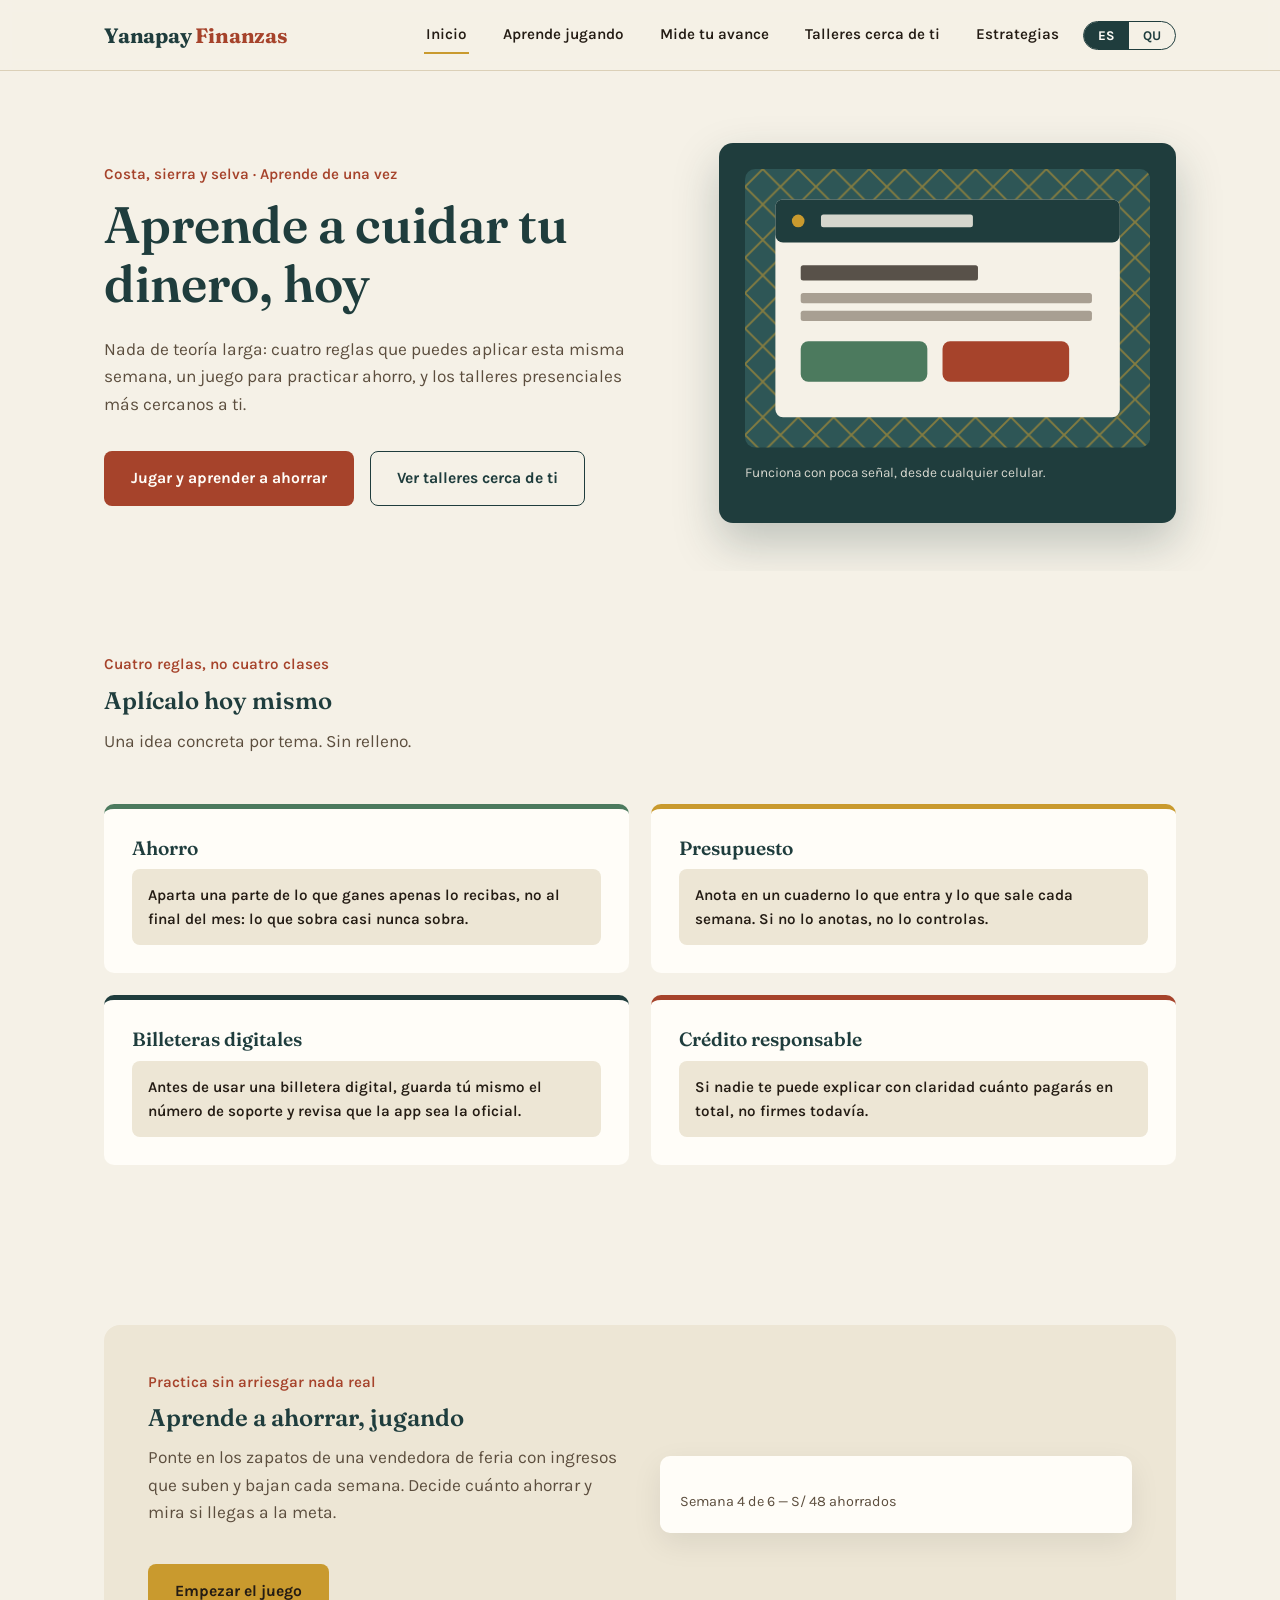
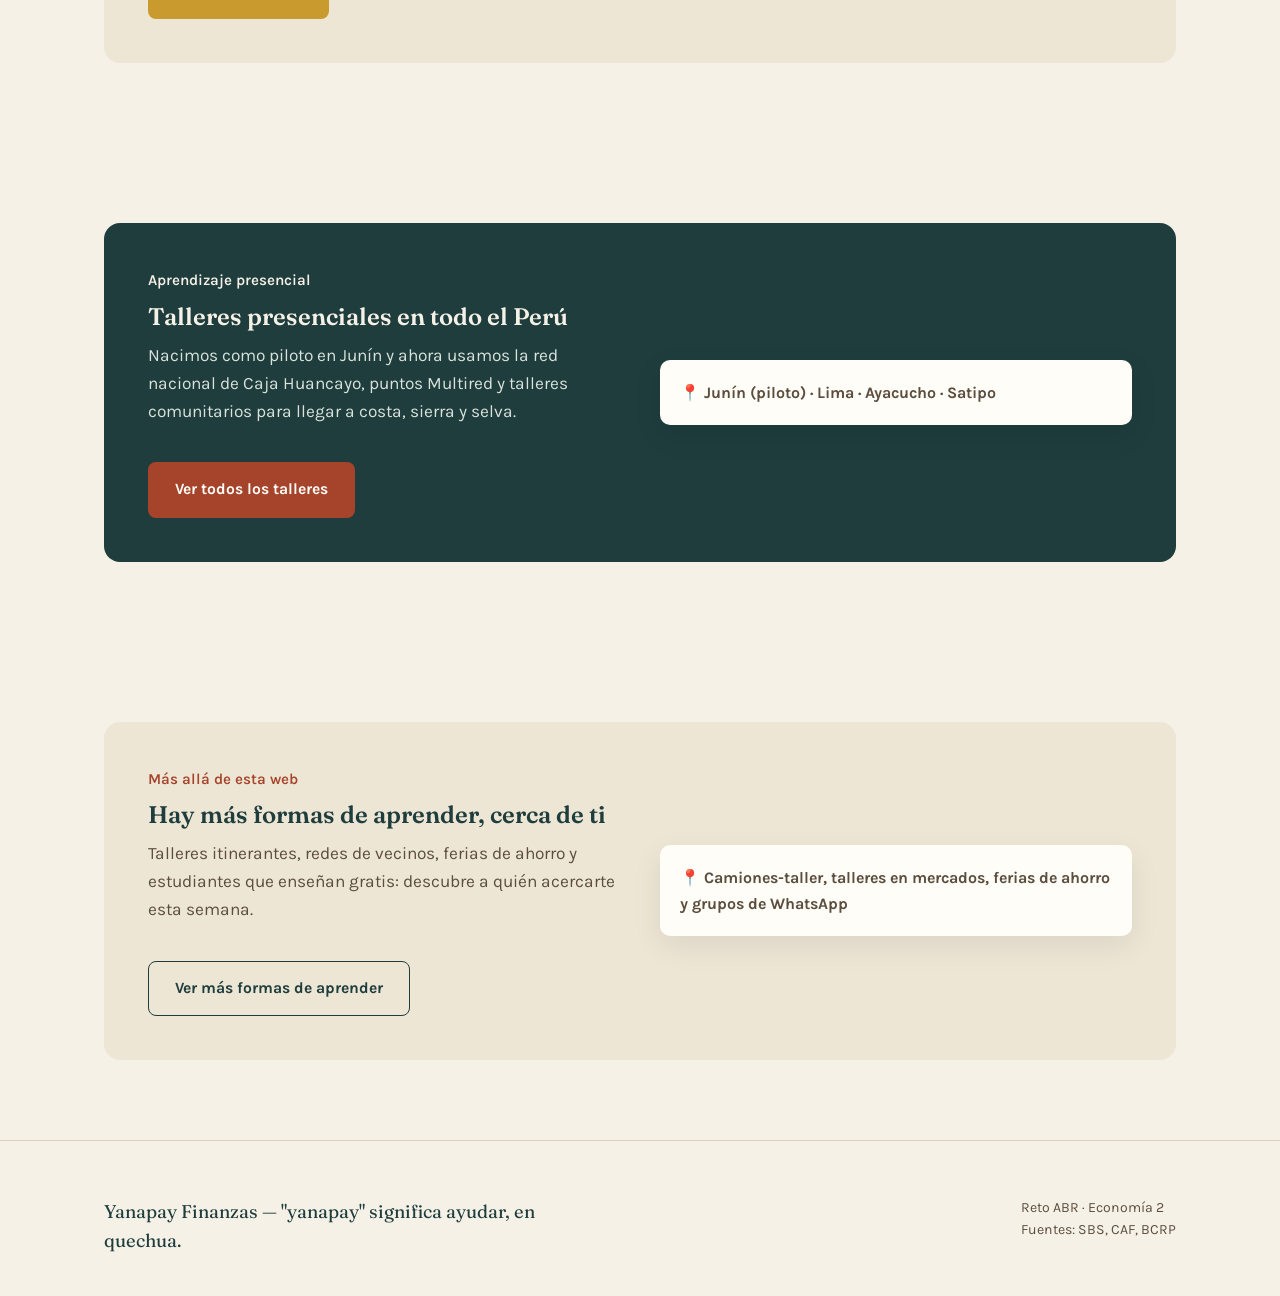
<file: index.html>
<!DOCTYPE html>
<html lang="es">
<head>
<meta charset="UTF-8">
<meta name="viewport" content="width=device-width, initial-scale=1.0">
<title>Yanapay Finanzas — Educación financiera para el Perú</title>
<link rel="manifest" href="manifest.json">
<meta name="theme-color" content="#1F3D3D">
<link rel="icon" href="icons/favicon-32.png" sizes="32x32" type="image/png">
<link rel="icon" href="icons/favicon-16.png" sizes="16x16" type="image/png">
<link rel="apple-touch-icon" href="icons/apple-touch-icon.png">
<meta name="apple-mobile-web-app-capable" content="yes">
<meta name="apple-mobile-web-app-status-bar-style" content="black-translucent">
<meta name="apple-mobile-web-app-title" content="Yanapay">
<link rel="preconnect" href="https://fonts.googleapis.com">
<link rel="preconnect" href="https://fonts.gstatic.com" crossorigin>
<link href="https://fonts.googleapis.com/css2?family=Fraunces:opsz,wght@9..144,400;9..144,500;9..144,600;9..144,700&family=Karla:wght@400;500;600;700&display=swap" rel="stylesheet">
<link rel="stylesheet" href="css/base.css">
<link rel="stylesheet" href="css/index.css">
</head>
<body>

<header class="nav">
  <div class="nav-inner">
    <a href="index.html" class="brand">Yanapay <span>Finanzas</span></a>
    <div class="nav-right">
      <nav class="links" id="navLinks">
        <a href="index.html" data-i18n="nav.inicio">Inicio</a>
        <a href="ahorro-jugando.html" data-i18n="nav.juego">Aprende jugando</a>
        <a href="evaluacion.html" data-i18n="nav.autoeval">Mide tu avance</a>
        <a href="talleres.html" data-i18n="nav.talleres">Talleres cerca de ti</a>
        <a href="estrategias.html" data-i18n="nav.estrategias">Estrategias</a>
      </nav>
      <div class="lang-toggle" id="langToggle">
        <button data-lang="es">ES</button>
        <button data-lang="qu">QU</button>
      </div>
      <button class="menu-btn" id="menuBtn" aria-label="Abrir menú">
        <span></span><span></span><span></span>
      </button>
    </div>
  </div>
</header>

<section class="hero">
  <div class="wrap hero-grid">
    <div>
      <span class="eyebrow" data-i18n="idx.eyebrow">Costa, sierra y selva · Aprende de una vez</span>
      <h1 data-i18n="idx.hero.title">Aprende a cuidar tu dinero, hoy</h1>
      <p class="lead" data-i18n="idx.hero.lead">Nada de teoría larga: cuatro reglas que puedes aplicar esta misma semana, un juego para practicar ahorro, y los talleres presenciales más cercanos a ti.</p>
      <div class="cta-row">
        <a href="ahorro-jugando.html" class="btn btn-primary" data-i18n="idx.hero.cta1">Jugar y aprender a ahorrar</a>
        <a href="talleres.html" class="btn btn-ghost" data-i18n="idx.hero.cta2">Ver talleres cerca de ti</a>
      </div>
    </div>

    <div class="hero-visual">
      <div class="weave-frame">
        <svg viewBox="0 0 320 220" xmlns="http://www.w3.org/2000/svg">
          <defs>
            <pattern id="weave" width="28" height="28" patternUnits="userSpaceOnUse">
              <path d="M0 14 L14 0 L28 14 L14 28 Z" fill="none" stroke="#C99A2E" stroke-width="1.4" opacity="0.55"/>
            </pattern>
          </defs>
          <rect width="320" height="220" rx="8" fill="#2E5656"/>
          <rect width="320" height="220" rx="8" fill="url(#weave)"/>
          <rect x="24" y="24" width="272" height="172" rx="6" fill="#F5F1E7"/>
          <rect x="24" y="24" width="272" height="34" rx="6" fill="#1F3D3D"/>
          <circle cx="42" cy="41" r="5" fill="#C99A2E"/>
          <rect x="60" y="36" width="120" height="10" rx="2" fill="#F5F1E7" opacity="0.85"/>
          <rect x="44" y="76" width="140" height="12" rx="2" fill="#241C14" opacity="0.75"/>
          <rect x="44" y="98" width="230" height="8" rx="2" fill="#5C4E3E" opacity="0.5"/>
          <rect x="44" y="112" width="230" height="8" rx="2" fill="#5C4E3E" opacity="0.5"/>
          <rect x="44" y="136" width="100" height="32" rx="6" fill="#4C7A5E"/>
          <rect x="156" y="136" width="100" height="32" rx="6" fill="#A6432B"/>
        </svg>
        <p class="phone-caption" data-i18n="idx.hero.caption">Funciona con poca señal, desde cualquier celular.</p>
      </div>
    </div>
  </div>
</section>

<section>
  <div class="wrap">
    <span class="eyebrow" data-i18n="idx.lessons.eyebrow">Cuatro reglas, no cuatro clases</span>
    <h2 data-i18n="idx.lessons.title">Aplícalo hoy mismo</h2>
    <p class="lead" style="margin-top:14px;" data-i18n="idx.lessons.lead">Una idea concreta por tema. Sin relleno.</p>

    <div class="lessons-grid">
      <div class="lesson-card">
        <h3 data-i18n="idx.lesson.ahorro.title">Ahorro</h3>
        <p class="tip" data-i18n="idx.lesson.ahorro.tip">Aparta una parte de lo que ganes apenas lo recibas, no al final del mes: lo que sobra casi nunca sobra.</p>
      </div>
      <div class="lesson-card gold">
        <h3 data-i18n="idx.lesson.presupuesto.title">Presupuesto</h3>
        <p class="tip" data-i18n="idx.lesson.presupuesto.tip">Anota en un cuaderno lo que entra y lo que sale cada semana. Si no lo anotas, no lo controlas.</p>
      </div>
      <div class="lesson-card teal">
        <h3 data-i18n="idx.lesson.billeteras.title">Billeteras digitales</h3>
        <p class="tip" data-i18n="idx.lesson.billeteras.tip">Antes de usar una billetera digital, guarda tú mismo el número de soporte y revisa que la app sea la oficial.</p>
      </div>
      <div class="lesson-card clay">
        <h3 data-i18n="idx.lesson.credito.title">Crédito responsable</h3>
        <p class="tip" data-i18n="idx.lesson.credito.tip">Si nadie te puede explicar con claridad cuánto pagarás en total, no firmes todavía.</p>
      </div>
    </div>
  </div>
</section>

<section>
  <div class="wrap">
    <div class="promo">
      <div>
        <span class="eyebrow" data-i18n="idx.game-banner.eyebrow">Practica sin arriesgar nada real</span>
        <h2 data-i18n="idx.game-banner.title">Aprende a ahorrar, jugando</h2>
        <p class="lead" style="margin-top:12px;" data-i18n="idx.game-banner.lead">Ponte en los zapatos de una vendedora de feria con ingresos que suben y bajan cada semana. Decide cuánto ahorrar y mira si llegas a la meta.</p>
        <a href="ahorro-jugando.html" class="btn btn-gold" style="margin-top:20px;" data-i18n="idx.game-banner.cta">Empezar el juego</a>
      </div>
      <div class="promo-visual">
        <div class="meter-track"><div class="meter-fill" style="width:65%;"></div></div>
        <p style="margin:14px 0 0;color:var(--ink-soft);font-size:0.9em;">Semana 4 de 6 — S/ 48 ahorrados</p>
      </div>
    </div>
  </div>
</section>

<section>
  <div class="wrap">
    <div class="promo dark">
      <div>
        <span class="eyebrow" data-i18n="idx.talleres-banner.eyebrow">Aprendizaje presencial</span>
        <h2 data-i18n="idx.talleres-banner.title">Talleres presenciales en todo el Perú</h2>
        <p class="lead" style="margin-top:12px;" data-i18n="idx.talleres-banner.lead">Nacimos como piloto en Junín y ahora usamos la red nacional de Caja Huancayo, puntos Multired y talleres comunitarios para llegar a costa, sierra y selva.</p>
        <a href="talleres.html" class="btn btn-primary" style="margin-top:20px;" data-i18n="idx.talleres-banner.cta">Ver todos los talleres</a>
      </div>
      <div class="promo-visual">
        <p style="margin:0;color:var(--ink-soft);font-weight:700;">📍 Junín (piloto) · Lima · Ayacucho · Satipo</p>
      </div>
    </div>
  </div>
</section>

<section>
  <div class="wrap">
    <div class="promo">
      <div>
        <span class="eyebrow" data-i18n="idx.estrategias-banner.eyebrow">Más allá de esta web</span>
        <h2 data-i18n="idx.estrategias-banner.title">Hay más formas de aprender, cerca de ti</h2>
        <p class="lead" style="margin-top:12px;" data-i18n="idx.estrategias-banner.lead">Talleres itinerantes, redes de vecinos, ferias de ahorro y estudiantes que enseñan gratis: descubre a quién acercarte esta semana.</p>
        <a href="estrategias.html" class="btn btn-ghost" style="margin-top:20px;" data-i18n="idx.estrategias-banner.cta">Ver más formas de aprender</a>
      </div>
      <div class="promo-visual">
        <p style="margin:0;color:var(--ink-soft);font-weight:700;" data-i18n="idx.estrategias-banner.stat">📍 Camiones-taller, talleres en mercados, ferias de ahorro y grupos de WhatsApp</p>
      </div>
    </div>
  </div>
</section>

<footer>
  <div class="wrap footer-grid">
    <div class="footer-tag" data-i18n="idx.footer.tag">Yanapay Finanzas — "yanapay" significa ayudar, en quechua.</div>
    <div class="footer-meta">
      <span data-i18n="idx.footer.meta">Reto ABR · Economía 2</span><br>
      Fuentes: SBS, CAF, BCRP
    </div>
  </div>
</footer>

<script src="js/main.js"></script>
</body>
</html>
</file>
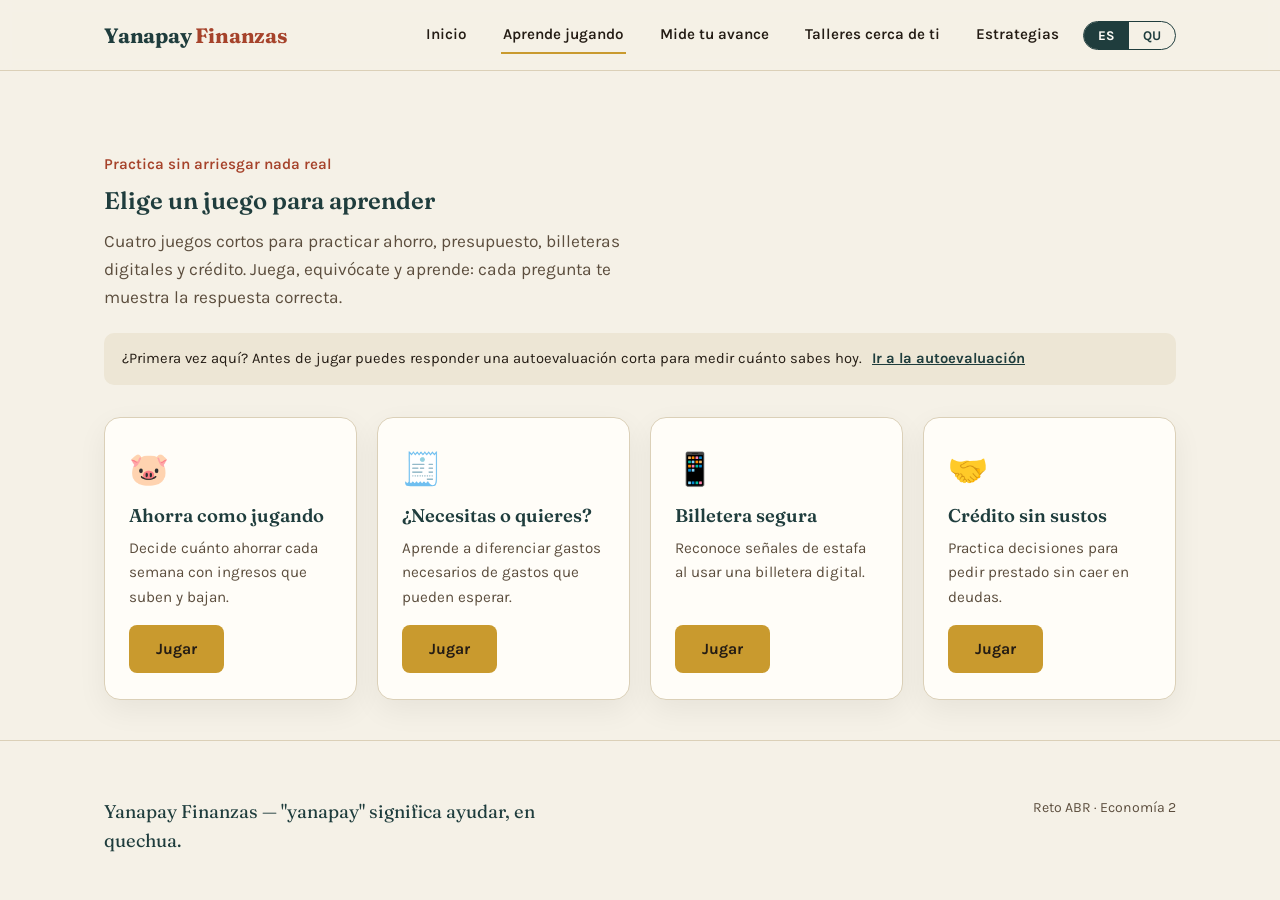
<file: ahorro-jugando.html>
<!DOCTYPE html>
<html lang="es">
<head>
<meta charset="UTF-8">
<meta name="viewport" content="width=device-width, initial-scale=1.0">
<title>Aprende a ahorrar jugando — Yanapay Finanzas</title>
<link rel="manifest" href="manifest.json">
<meta name="theme-color" content="#1F3D3D">
<link rel="icon" href="icons/favicon-32.png" sizes="32x32" type="image/png">
<link rel="icon" href="icons/favicon-16.png" sizes="16x16" type="image/png">
<link rel="apple-touch-icon" href="icons/apple-touch-icon.png">
<meta name="apple-mobile-web-app-capable" content="yes">
<meta name="apple-mobile-web-app-status-bar-style" content="black-translucent">
<meta name="apple-mobile-web-app-title" content="Yanapay">
<link rel="preconnect" href="https://fonts.googleapis.com">
<link rel="preconnect" href="https://fonts.gstatic.com" crossorigin>
<link href="https://fonts.googleapis.com/css2?family=Fraunces:opsz,wght@9..144,400;9..144,500;9..144,600;9..144,700&family=Karla:wght@400;500;600;700&display=swap" rel="stylesheet">
<link rel="stylesheet" href="css/base.css">
<link rel="stylesheet" href="css/juego.css?v=2">
</head>
<body>

<header class="nav">
  <div class="nav-inner">
    <a href="index.html" class="brand">Yanapay <span>Finanzas</span></a>
    <div class="nav-right">
      <nav class="links" id="navLinks">
        <a href="index.html" data-i18n="nav.inicio">Inicio</a>
        <a href="ahorro-jugando.html" data-i18n="nav.juego">Aprende jugando</a>
        <a href="evaluacion.html" data-i18n="nav.autoeval">Mide tu avance</a>
        <a href="talleres.html" data-i18n="nav.talleres">Talleres cerca de ti</a>
        <a href="estrategias.html" data-i18n="nav.estrategias">Estrategias</a>
      </nav>
      <div class="lang-toggle" id="langToggle">
        <button data-lang="es">ES</button>
        <button data-lang="qu">QU</button>
      </div>
      <button class="menu-btn" id="menuBtn" aria-label="Abrir menú">
        <span></span><span></span><span></span>
      </button>
    </div>
  </div>
</header>

<section style="padding-bottom:40px;">
  <div class="wrap">

    <!-- ===================== HUB: elegir juego ===================== -->
    <div id="gameHub">
      <span class="eyebrow" data-i18n="juego.hub.eyebrow">Practica sin arriesgar nada real</span>
      <h1 data-i18n="juego.hub.title">Elige un juego para aprender</h1>
      <p class="lead" style="margin-top:14px;" data-i18n="juego.hub.lead">Cuatro juegos cortos para practicar ahorro, presupuesto, billeteras digitales y crédito. Juega, equivócate y aprende: cada pregunta te muestra la respuesta correcta.</p>

      <div class="eval-hint">
        <span data-i18n="juego.hub.eval-hint">¿Primera vez aquí? Antes de jugar puedes responder una autoevaluación corta para medir cuánto sabes hoy.</span>
        <a href="evaluacion.html" data-i18n="juego.hub.eval-link">Ir a la autoevaluación</a>
      </div>

      <div class="game-hub-grid">
        <div class="game-card">
          <div class="game-card-icon">🐷</div>
          <h3 data-i18n="juego.card1.title">Ahorra como jugando</h3>
          <p data-i18n="juego.card1.desc">Decide cuánto ahorrar cada semana con ingresos que suben y bajan.</p>
          <button class="btn btn-gold" data-open-game="savings" data-i18n="juego.cta.play">Jugar</button>
        </div>
        <div class="game-card">
          <div class="game-card-icon">🧾</div>
          <h3 data-i18n="juego.card2.title">¿Necesitas o quieres?</h3>
          <p data-i18n="juego.card2.desc">Aprende a diferenciar gastos necesarios de gastos que pueden esperar.</p>
          <button class="btn btn-gold" data-open-game="budget" data-i18n="juego.cta.play">Jugar</button>
        </div>
        <div class="game-card">
          <div class="game-card-icon">📱</div>
          <h3 data-i18n="juego.card3.title">Billetera segura</h3>
          <p data-i18n="juego.card3.desc">Reconoce señales de estafa al usar una billetera digital.</p>
          <button class="btn btn-gold" data-open-game="wallet" data-i18n="juego.cta.play">Jugar</button>
        </div>
        <div class="game-card">
          <div class="game-card-icon">🤝</div>
          <h3 data-i18n="juego.card4.title">Crédito sin sustos</h3>
          <p data-i18n="juego.card4.desc">Practica decisiones para pedir prestado sin caer en deudas.</p>
          <button class="btn btn-gold" data-open-game="credit" data-i18n="juego.cta.play">Jugar</button>
        </div>
      </div>
    </div>

    <!-- ===================== JUEGO 1: Ahorra como jugando ===================== -->
    <div id="board-savings" style="display:none;">
      <button class="back-link" data-back-hub>← <span data-i18n="juego.back">Volver a los juegos</span></button>
      <span class="eyebrow" data-i18n="idx.game-banner.eyebrow">Practica sin arriesgar nada real</span>
      <h1 data-i18n="game.title">Ahorra como jugando</h1>
      <p class="lead" style="margin-top:14px;" data-i18n="game.lead">Eres Rosa, vendes papa y choclo en la feria de tu comunidad. Cada semana ganas algo distinto. Decide cuánto guardar sin quedarte sin nada para gastos del hogar.</p>

      <div class="game-board" id="gameBoard">
        <div class="piggy-wrap">
          <div class="piggy-meter">
            <div class="meter-track"><div class="meter-fill" id="meterFill" style="width:0%;"></div></div>
            <div class="meter-label"><span data-i18n="game.meter.label">Total ahorrado</span>: S/ <span id="totalSaved">0</span></div>
          </div>
          <div class="round-info">
            <div class="week-tag"><span data-i18n="game.week">Semana</span> <span id="weekNum">1</span> / 6</div>
            <h3><span data-i18n="game.income">Ganaste</span> S/ <span id="weekIncome">0</span></h3>
            <p id="weekEvent"></p>
          </div>
        </div>

        <p style="font-weight:700;margin-top:26px;" data-i18n="game.choice.q">¿Cuánto apartas esta semana?</p>
        <div class="choice-row" id="choiceRow"></div>

        <div class="feedback-box" id="feedbackBox"></div>
      </div>

      <div class="game-board" id="resultBoard" style="display:none;">
        <div class="badge-result">
          <div class="medal" id="resultMedal">🥉</div>
          <h3 id="resultBadgeName" data-i18n="game.badge.bronze">Ahorrista bronce</h3>
          <p><span data-i18n="game.result.total">Ahorraste en total</span>: S/ <span id="resultTotal">0</span></p>
          <p id="resultTip" style="max-width:50ch;margin:14px auto 0;color:var(--ink-soft);"></p>
          <div style="margin-top:22px;display:flex;gap:12px;justify-content:center;flex-wrap:wrap;">
            <button class="btn btn-gold" id="playAgainBtn" data-i18n="game.play-again">Jugar de nuevo</button>
            <button class="btn btn-outline" data-back-hub data-i18n="juego.back">Volver a los juegos</button>
          </div>
        </div>
      </div>
    </div>

    <!-- ===================== JUEGO 2: ¿Necesitas o quieres? (Presupuesto) ===================== -->
    <div id="board-budget" style="display:none;">
      <button class="back-link" data-back-hub>← <span data-i18n="juego.back">Volver a los juegos</span></button>
      <span class="eyebrow" data-i18n="idx.lesson.presupuesto.title">Presupuesto</span>
      <h1 data-i18n="juego.card2.title">¿Necesitas o quieres?</h1>
      <p class="lead" style="margin-top:14px;" data-i18n="juego.card2.desc">Aprende a diferenciar gastos necesarios de gastos que pueden esperar.</p>
      <div class="game-board">
        <div class="quiz-area"></div>
        <div class="quiz-result" style="display:none;"></div>
      </div>
    </div>

    <!-- ===================== JUEGO 3: Billetera segura ===================== -->
    <div id="board-wallet" style="display:none;">
      <button class="back-link" data-back-hub>← <span data-i18n="juego.back">Volver a los juegos</span></button>
      <span class="eyebrow" data-i18n="idx.lesson.billeteras.title">Billeteras digitales</span>
      <h1 data-i18n="juego.card3.title">Billetera segura</h1>
      <p class="lead" style="margin-top:14px;" data-i18n="juego.card3.desc">Reconoce señales de estafa al usar una billetera digital.</p>
      <div class="game-board">
        <div class="quiz-area"></div>
        <div class="quiz-result" style="display:none;"></div>
      </div>
    </div>

    <!-- ===================== JUEGO 4: Crédito sin sustos ===================== -->
    <div id="board-credit" style="display:none;">
      <button class="back-link" data-back-hub>← <span data-i18n="juego.back">Volver a los juegos</span></button>
      <span class="eyebrow" data-i18n="idx.lesson.credito.title">Crédito responsable</span>
      <h1 data-i18n="juego.card4.title">Crédito sin sustos</h1>
      <p class="lead" style="margin-top:14px;" data-i18n="juego.card4.desc">Practica decisiones para pedir prestado sin caer en deudas.</p>
      <div class="game-board">
        <div class="quiz-area"></div>
        <div class="quiz-result" style="display:none;"></div>
      </div>
    </div>

  </div>
</section>

<footer>
  <div class="wrap footer-grid">
    <div class="footer-tag" data-i18n="idx.footer.tag">Yanapay Finanzas — "yanapay" significa ayudar, en quechua.</div>
    <div class="footer-meta">
      <span data-i18n="idx.footer.meta">Reto ABR · Economía 2</span>
    </div>
  </div>
</footer>

<script src="js/main.js"></script>
<script src="js/juego.js"></script>
</body>
</html>
</file>
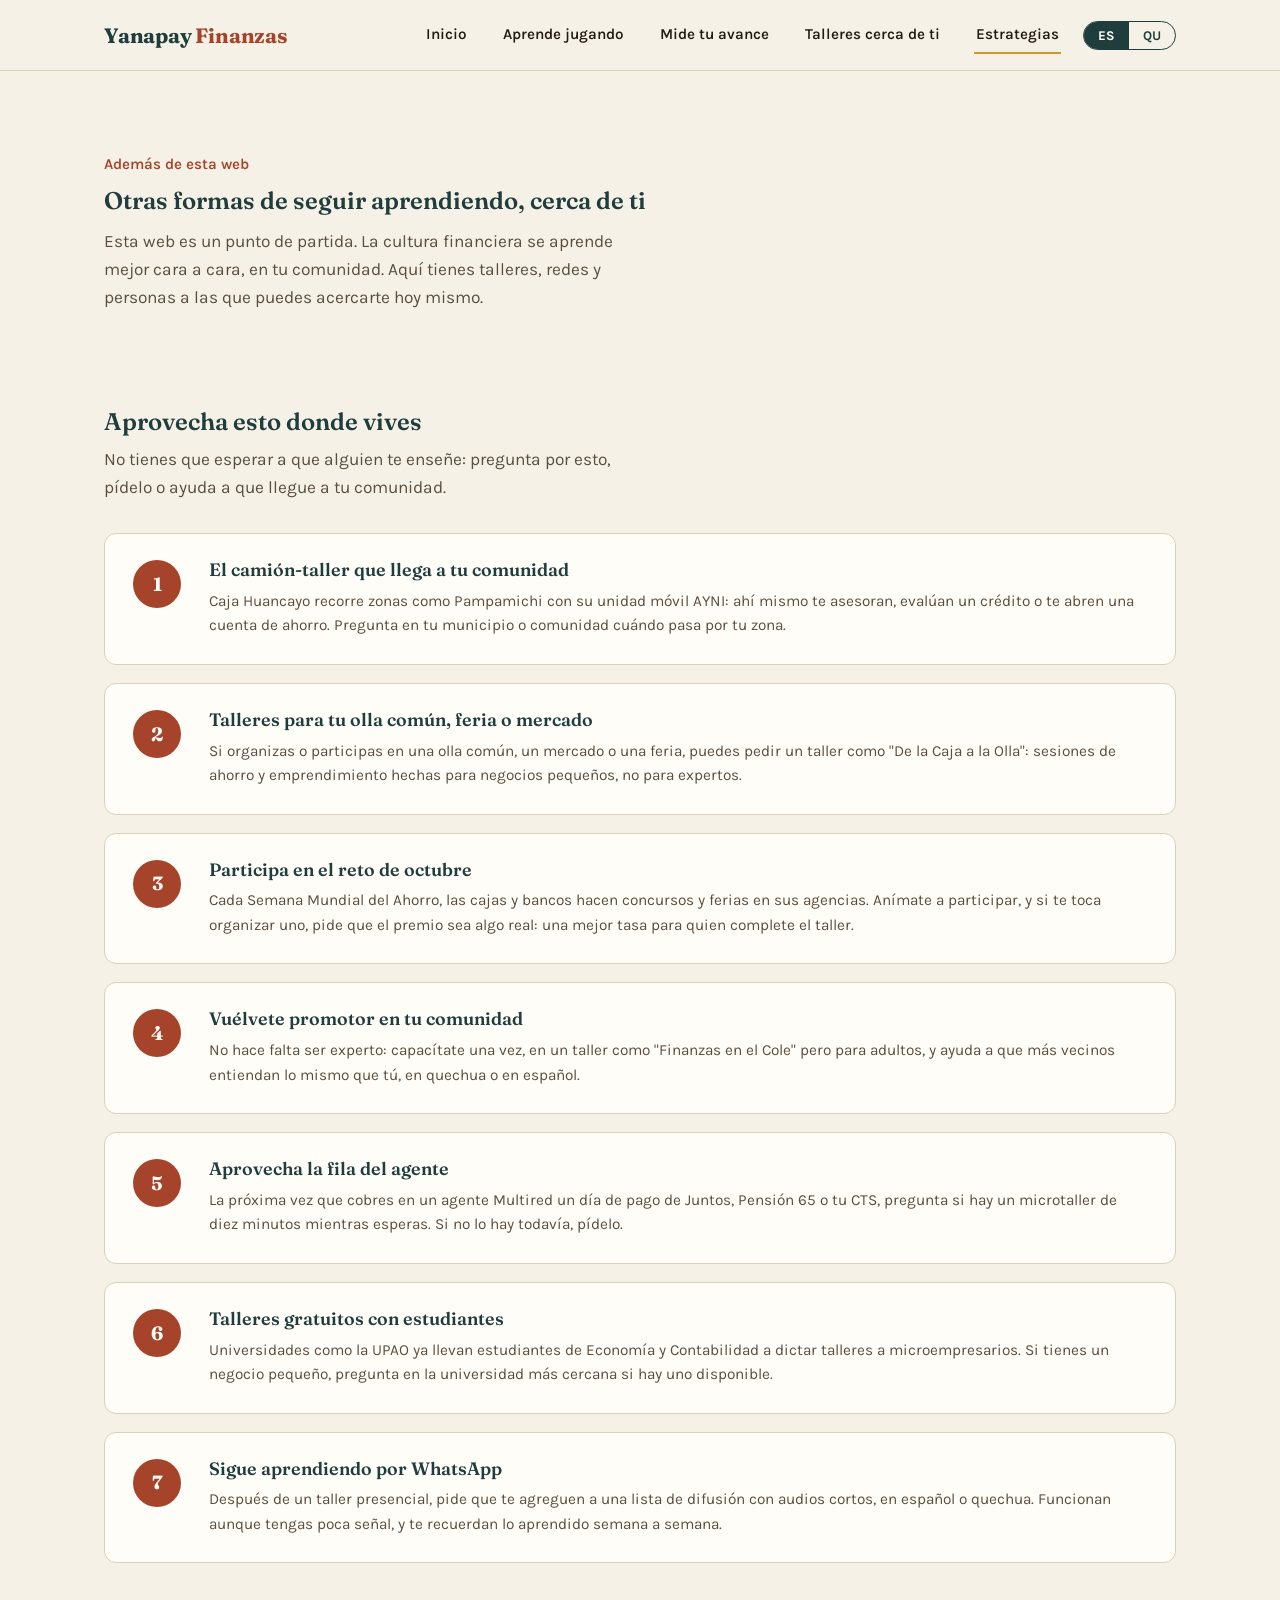
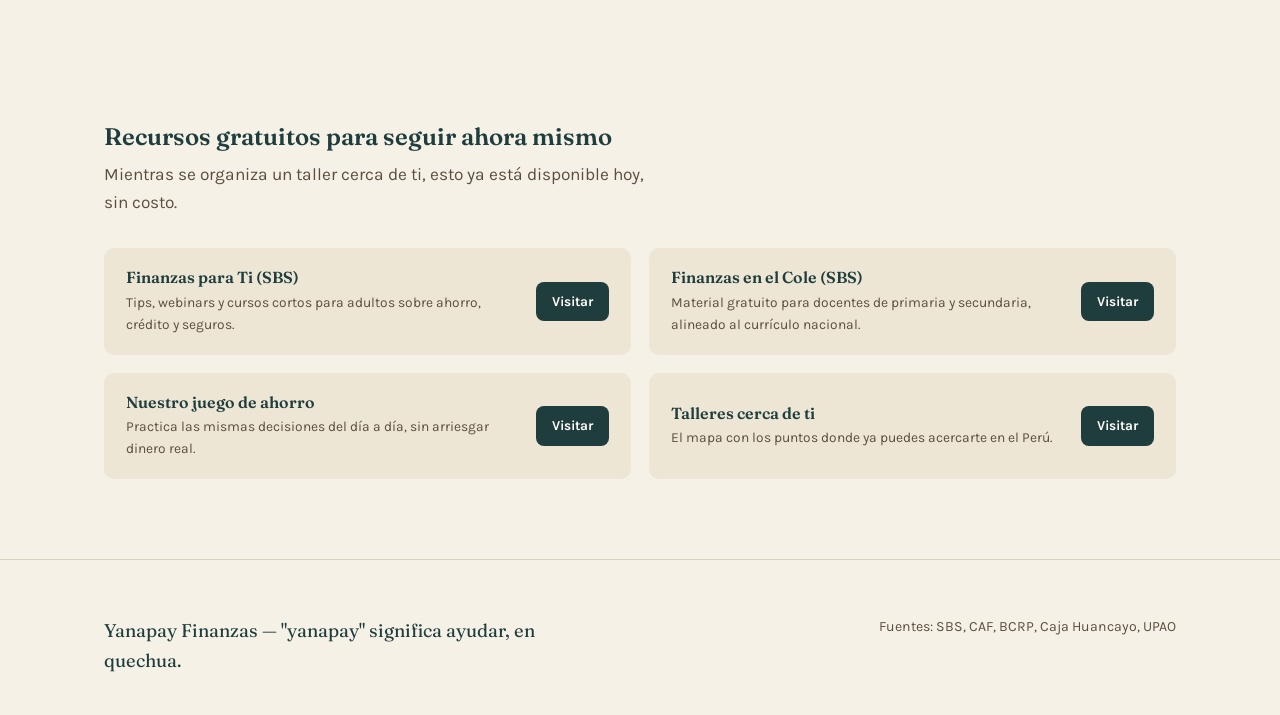
<file: estrategias.html>
<!DOCTYPE html>
<html lang="es">
<head>
<meta charset="UTF-8">
<meta name="viewport" content="width=device-width, initial-scale=1.0">
<title>Más formas de aprender finanzas — Yanapay Finanzas</title>
<link rel="manifest" href="manifest.json">
<meta name="theme-color" content="#1F3D3D">
<link rel="icon" href="icons/favicon-32.png" sizes="32x32" type="image/png">
<link rel="icon" href="icons/favicon-16.png" sizes="16x16" type="image/png">
<link rel="apple-touch-icon" href="icons/apple-touch-icon.png">
<meta name="apple-mobile-web-app-capable" content="yes">
<meta name="apple-mobile-web-app-status-bar-style" content="black-translucent">
<meta name="apple-mobile-web-app-title" content="Yanapay">
<link rel="preconnect" href="https://fonts.googleapis.com">
<link rel="preconnect" href="https://fonts.gstatic.com" crossorigin>
<link href="https://fonts.googleapis.com/css2?family=Fraunces:opsz,wght@9..144,400;9..144,500;9..144,600;9..144,700&family=Karla:wght@400;500;600;700&display=swap" rel="stylesheet">
<link rel="stylesheet" href="css/base.css">
<link rel="stylesheet" href="css/estrategias.css">
</head>
<body>

<header class="nav">
  <div class="nav-inner">
    <a href="index.html" class="brand">Yanapay <span>Finanzas</span></a>
    <div class="nav-right">
      <nav class="links" id="navLinks">
        <a href="index.html" data-i18n="nav.inicio">Inicio</a>
        <a href="ahorro-jugando.html" data-i18n="nav.juego">Aprende jugando</a>
        <a href="evaluacion.html" data-i18n="nav.autoeval">Mide tu avance</a>
        <a href="talleres.html" data-i18n="nav.talleres">Talleres cerca de ti</a>
        <a href="estrategias.html" data-i18n="nav.estrategias">Más formas</a>
      </nav>
      <div class="lang-toggle" id="langToggle">
        <button data-lang="es">ES</button>
        <button data-lang="qu">QU</button>
      </div>
      <button class="menu-btn" id="menuBtn" aria-label="Abrir menú">
        <span></span><span></span><span></span>
      </button>
    </div>
  </div>
</header>

<section>
  <div class="wrap">
    <span class="eyebrow" data-i18n="estr.eyebrow">Además de esta web</span>
    <h1 data-i18n="estr.title">Otras formas de seguir aprendiendo, cerca de ti</h1>
    <p class="lead" style="margin-top:14px;" data-i18n="estr.lead">Esta web es un punto de partida. La cultura financiera se aprende mejor cara a cara, en tu comunidad. Aquí tienes talleres, redes y personas a las que puedes acercarte hoy mismo.</p>
  </div>
</section>

<section style="padding-top:0;">
  <div class="wrap">
    <h2 data-i18n="estr.opts.title">Aprovecha esto donde vives</h2>
    <p class="lead" style="margin-top:10px;" data-i18n="estr.opts.lead">No tienes que esperar a que alguien te enseñe: pregunta por esto, pídelo o ayuda a que llegue a tu comunidad.</p>

    <div class="tactic-list">

      <div class="tactic-card">
        <div class="tactic-num">1</div>
        <div>
          <h3 data-i18n="estr.o1.title">El camión-taller que llega a tu comunidad</h3>
          <p data-i18n="estr.o1.desc">Caja Huancayo recorre zonas como Pampamichi con su unidad móvil AYNI: ahí mismo te asesoran, evalúan un crédito o te abren una cuenta de ahorro. Pregunta en tu municipio o comunidad cuándo pasa por tu zona.</p>
        </div>
      </div>

      <div class="tactic-card">
        <div class="tactic-num">2</div>
        <div>
          <h3 data-i18n="estr.o2.title">Talleres para tu olla común, feria o mercado</h3>
          <p data-i18n="estr.o2.desc">Si organizas o participas en una olla común, un mercado o una feria, puedes pedir un taller como "De la Caja a la Olla": sesiones de ahorro y emprendimiento hechas para negocios pequeños, no para expertos.</p>
        </div>
      </div>

      <div class="tactic-card">
        <div class="tactic-num">3</div>
        <div>
          <h3 data-i18n="estr.o3.title">Participa en el reto de octubre</h3>
          <p data-i18n="estr.o3.desc">Cada Semana Mundial del Ahorro, las cajas y bancos hacen concursos y ferias en sus agencias. Anímate a participar, y si te toca organizar uno, pide que el premio sea algo real: una mejor tasa para quien complete el taller.</p>
        </div>
      </div>

      <div class="tactic-card">
        <div class="tactic-num">4</div>
        <div>
          <h3 data-i18n="estr.o4.title">Vuélvete promotor en tu comunidad</h3>
          <p data-i18n="estr.o4.desc">No hace falta ser experto: capacítate una vez, en un taller como "Finanzas en el Cole" pero para adultos, y ayuda a que más vecinos entiendan lo mismo que tú, en quechua o en español.</p>
        </div>
      </div>

      <div class="tactic-card">
        <div class="tactic-num">5</div>
        <div>
          <h3 data-i18n="estr.o5.title">Aprovecha la fila del agente</h3>
          <p data-i18n="estr.o5.desc">La próxima vez que cobres en un agente Multired un día de pago de Juntos, Pensión 65 o tu CTS, pregunta si hay un microtaller de diez minutos mientras esperas. Si no lo hay todavía, pídelo.</p>
        </div>
      </div>

      <div class="tactic-card">
        <div class="tactic-num">6</div>
        <div>
          <h3 data-i18n="estr.o6.title">Talleres gratuitos con estudiantes</h3>
          <p data-i18n="estr.o6.desc">Universidades como la UPAO ya llevan estudiantes de Economía y Contabilidad a dictar talleres a microempresarios. Si tienes un negocio pequeño, pregunta en la universidad más cercana si hay uno disponible.</p>
        </div>
      </div>

      <div class="tactic-card">
        <div class="tactic-num">7</div>
        <div>
          <h3 data-i18n="estr.o7.title">Sigue aprendiendo por WhatsApp</h3>
          <p data-i18n="estr.o7.desc">Después de un taller presencial, pide que te agreguen a una lista de difusión con audios cortos, en español o quechua. Funcionan aunque tengas poca señal, y te recuerdan lo aprendido semana a semana.</p>
        </div>
      </div>

    </div>
  </div>
</section>

<section>
  <div class="wrap">
    <h2 data-i18n="estr.res.title">Recursos gratuitos para seguir ahora mismo</h2>
    <p class="lead" style="margin-top:10px;" data-i18n="estr.res.lead">Mientras se organiza un taller cerca de ti, esto ya está disponible hoy, sin costo.</p>

    <div class="resource-grid">
      <div class="resource-card">
        <div>
          <h3 data-i18n="estr.res1.title">Finanzas para Ti (SBS)</h3>
          <p data-i18n="estr.res1.desc">Tips, webinars y cursos cortos para adultos sobre ahorro, crédito y seguros.</p>
        </div>
        <a href="https://www.sbs.gob.pe/educacion-financiera/aprende-con-nosotros" target="_blank" rel="noopener" data-i18n="estr.res.cta">Visitar</a>
      </div>
      <div class="resource-card">
        <div>
          <h3 data-i18n="estr.res2.title">Finanzas en el Cole (SBS)</h3>
          <p data-i18n="estr.res2.desc">Material gratuito para docentes de primaria y secundaria, alineado al currículo nacional.</p>
        </div>
        <a href="https://www.sbs.gob.pe/educacion-financiera/Finanzas-en-el-Cole" target="_blank" rel="noopener" data-i18n="estr.res.cta">Visitar</a>
      </div>
      <div class="resource-card">
        <div>
          <h3 data-i18n="estr.res3.title">Nuestro juego de ahorro</h3>
          <p data-i18n="estr.res3.desc">Practica las mismas decisiones del día a día, sin arriesgar dinero real.</p>
        </div>
        <a href="ahorro-jugando.html" data-i18n="estr.res.cta">Visitar</a>
      </div>
      <div class="resource-card">
        <div>
          <h3 data-i18n="estr.res4.title">Talleres cerca de ti</h3>
          <p data-i18n="estr.res4.desc">El mapa con los puntos donde ya puedes acercarte en el Perú.</p>
        </div>
        <a href="talleres.html" data-i18n="estr.res.cta">Visitar</a>
      </div>
    </div>
  </div>
</section>

<footer>
  <div class="wrap footer-grid">
    <div class="footer-tag" data-i18n="idx.footer.tag">Yanapay Finanzas — "yanapay" significa ayudar, en quechua.</div>
    <div class="footer-meta">
      Fuentes: SBS, CAF, BCRP, Caja Huancayo, UPAO
    </div>
  </div>
</footer>

<script src="js/main.js"></script>
</body>
</html>
</file>
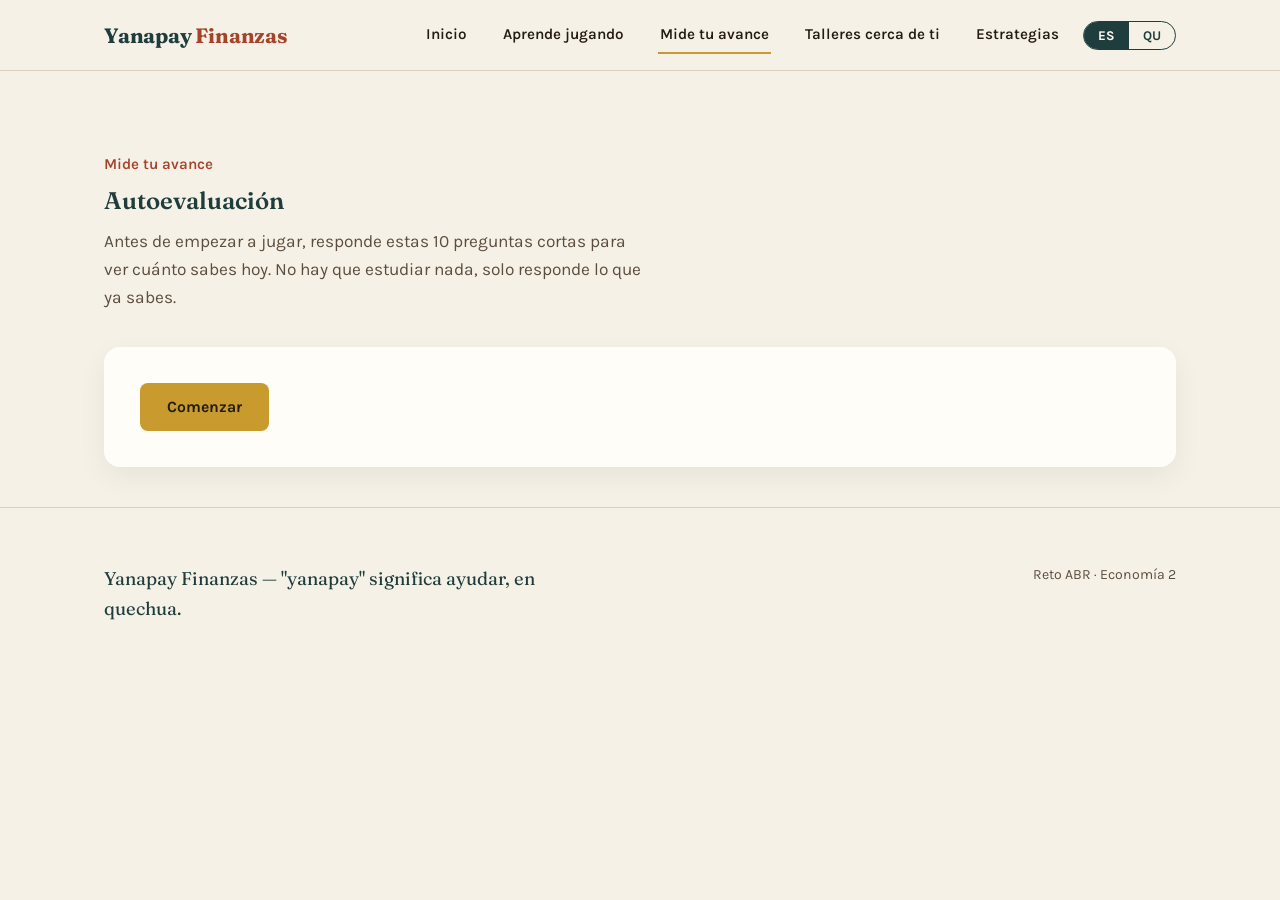
<file: evaluacion.html>
<!DOCTYPE html>
<html lang="es">
<head>
<meta charset="UTF-8">
<meta name="viewport" content="width=device-width, initial-scale=1.0">
<title>Autoevaluación — Yanapay Finanzas</title>
<link rel="manifest" href="manifest.json">
<meta name="theme-color" content="#1F3D3D">
<link rel="icon" href="icons/favicon-32.png" sizes="32x32" type="image/png">
<link rel="icon" href="icons/favicon-16.png" sizes="16x16" type="image/png">
<link rel="apple-touch-icon" href="icons/apple-touch-icon.png">
<meta name="apple-mobile-web-app-capable" content="yes">
<meta name="apple-mobile-web-app-status-bar-style" content="black-translucent">
<meta name="apple-mobile-web-app-title" content="Yanapay">
<link rel="preconnect" href="https://fonts.googleapis.com">
<link rel="preconnect" href="https://fonts.gstatic.com" crossorigin>
<link href="https://fonts.googleapis.com/css2?family=Fraunces:opsz,wght@9..144,400;9..144,500;9..144,600;9..144,700&family=Karla:wght@400;500;600;700&display=swap" rel="stylesheet">
<link rel="stylesheet" href="css/base.css">
<link rel="stylesheet" href="css/juego.css?v=2">
</head>
<body>

<header class="nav">
  <div class="nav-inner">
    <a href="index.html" class="brand">Yanapay <span>Finanzas</span></a>
    <div class="nav-right">
      <nav class="links" id="navLinks">
        <a href="index.html" data-i18n="nav.inicio">Inicio</a>
        <a href="ahorro-jugando.html" data-i18n="nav.juego">Aprende jugando</a>
        <a href="evaluacion.html" data-i18n="nav.autoeval">Mide tu avance</a>
        <a href="talleres.html" data-i18n="nav.talleres">Talleres cerca de ti</a>
        <a href="estrategias.html" data-i18n="nav.estrategias">Estrategias</a>
      </nav>
      <div class="lang-toggle" id="langToggle">
        <button data-lang="es">ES</button>
        <button data-lang="qu">QU</button>
      </div>
      <button class="menu-btn" id="menuBtn" aria-label="Abrir menú">
        <span></span><span></span><span></span>
      </button>
    </div>
  </div>
</header>

<section style="padding-bottom:40px;">
  <div class="wrap">
    <span class="eyebrow" data-i18n="eval.eyebrow">Mide tu avance</span>
    <h1 data-i18n="eval.title">Autoevaluación</h1>
    <p class="lead" id="evalLead" style="margin-top:14px;"></p>

    <div class="game-board">
      <div id="evalRoot"></div>
    </div>
  </div>
</section>

<footer>
  <div class="wrap footer-grid">
    <div class="footer-tag" data-i18n="idx.footer.tag">Yanapay Finanzas — "yanapay" significa ayudar, en quechua.</div>
    <div class="footer-meta">
      <span data-i18n="idx.footer.meta">Reto ABR · Economía 2</span>
    </div>
  </div>
</footer>

<script src="js/main.js"></script>
<script src="js/evaluacion.js"></script>
</body>
</html>
</file>
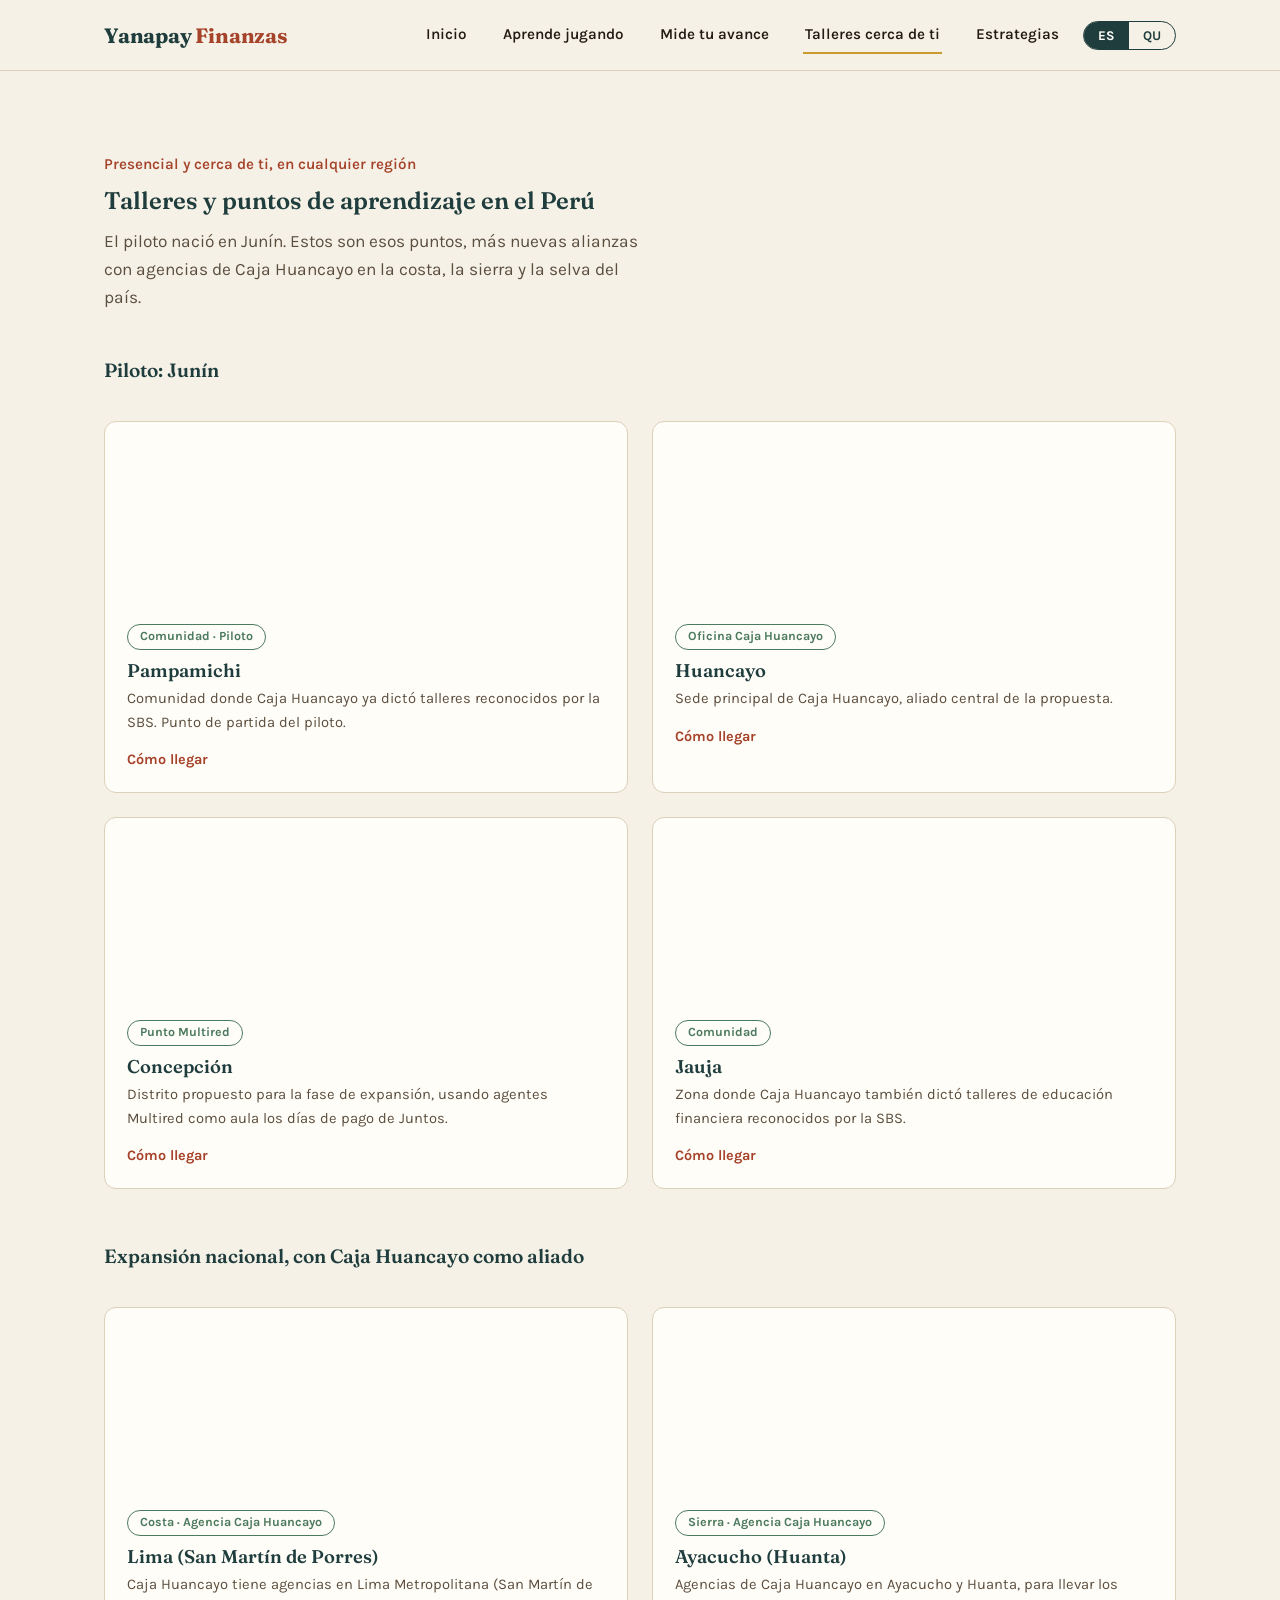
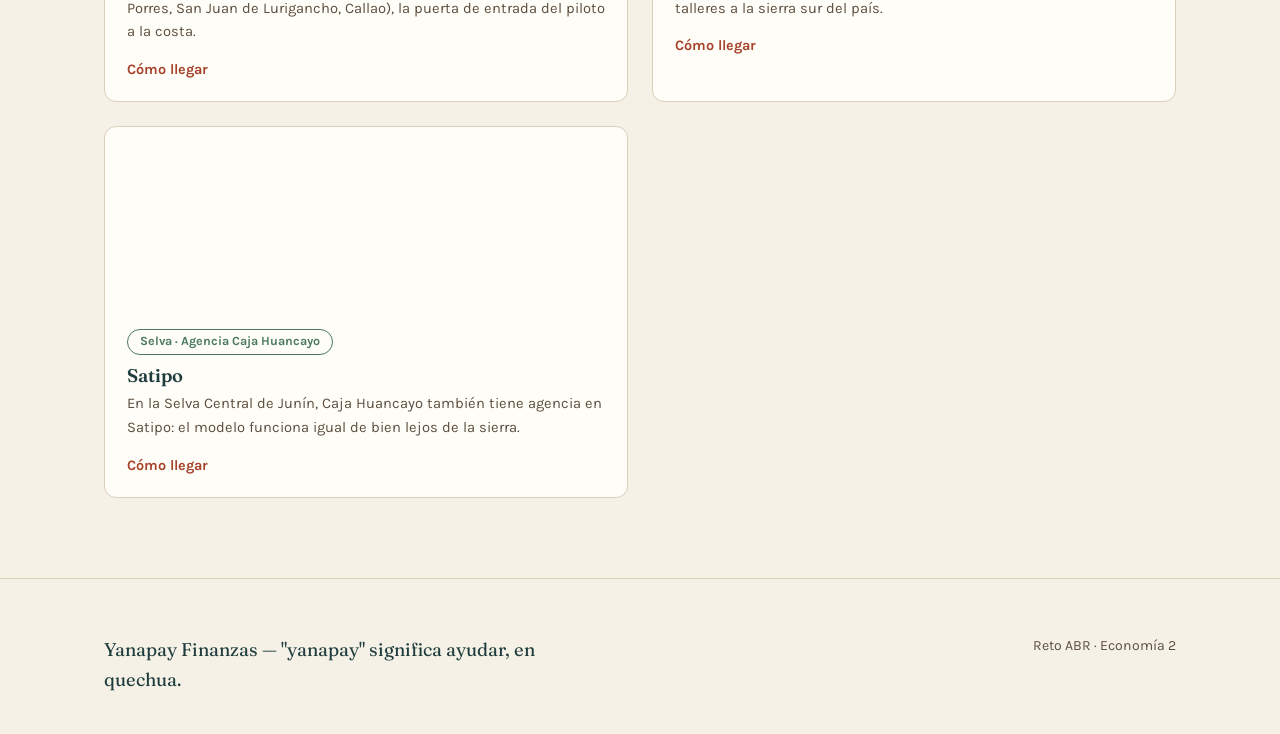
<file: talleres.html>
<!DOCTYPE html>
<html lang="es">
<head>
<meta charset="UTF-8">
<meta name="viewport" content="width=device-width, initial-scale=1.0">
<title>Talleres en el Perú — Yanapay Finanzas</title>
<link rel="manifest" href="manifest.json">
<meta name="theme-color" content="#1F3D3D">
<link rel="icon" href="icons/favicon-32.png" sizes="32x32" type="image/png">
<link rel="icon" href="icons/favicon-16.png" sizes="16x16" type="image/png">
<link rel="apple-touch-icon" href="icons/apple-touch-icon.png">
<meta name="apple-mobile-web-app-capable" content="yes">
<meta name="apple-mobile-web-app-status-bar-style" content="black-translucent">
<meta name="apple-mobile-web-app-title" content="Yanapay">
<link rel="preconnect" href="https://fonts.googleapis.com">
<link rel="preconnect" href="https://fonts.gstatic.com" crossorigin>
<link href="https://fonts.googleapis.com/css2?family=Fraunces:opsz,wght@9..144,400;9..144,500;9..144,600;9..144,700&family=Karla:wght@400;500;600;700&display=swap" rel="stylesheet">
<link rel="stylesheet" href="css/base.css">
<link rel="stylesheet" href="css/talleres.css">
</head>
<body>

<header class="nav">
  <div class="nav-inner">
    <a href="index.html" class="brand">Yanapay <span>Finanzas</span></a>
    <div class="nav-right">
      <nav class="links" id="navLinks">
        <a href="index.html" data-i18n="nav.inicio">Inicio</a>
        <a href="ahorro-jugando.html" data-i18n="nav.juego">Aprende jugando</a>
        <a href="evaluacion.html" data-i18n="nav.autoeval">Mide tu avance</a>
        <a href="talleres.html" data-i18n="nav.talleres">Talleres cerca de ti</a>
        <a href="estrategias.html" data-i18n="nav.estrategias">Estrategias</a>
      </nav>
      <div class="lang-toggle" id="langToggle">
        <button data-lang="es">ES</button>
        <button data-lang="qu">QU</button>
      </div>
      <button class="menu-btn" id="menuBtn" aria-label="Abrir menú">
        <span></span><span></span><span></span>
      </button>
    </div>
  </div>
</header>

<section>
  <div class="wrap">
    <span class="eyebrow" data-i18n="talleres.eyebrow">Presencial y cerca de ti, en cualquier región</span>
    <h1 data-i18n="talleres.title">Talleres y puntos de aprendizaje en el Perú</h1>
    <p class="lead" style="margin-top:14px;" data-i18n="talleres.lead">El piloto nació en Junín. Estos son esos puntos, más nuevas alianzas con agencias de Caja Huancayo en la costa, la sierra y la selva del país.</p>

    <h2 style="margin-top:48px;font-size:1.2em;" data-i18n="talleres.group.junin">Piloto: Junín</h2>
    <div class="talleres-grid">

      <div class="taller-card">
        <iframe loading="lazy" src="https://www.google.com/maps?q=Pampamichi,Junin,Peru&output=embed"></iframe>
        <div class="taller-body">
          <span class="tag" data-i18n="taller.pampamichi.tag">Comunidad · Piloto</span>
          <h3 data-i18n="taller.pampamichi.name">Pampamichi</h3>
          <p data-i18n="taller.pampamichi.desc">Comunidad donde Caja Huancayo ya dictó talleres reconocidos por la SBS. Punto de partida del piloto.</p>
          <a href="https://www.google.com/maps/dir/?api=1&destination=Pampamichi,Junin,Peru" target="_blank" rel="noopener" data-i18n="talleres.cta">Cómo llegar</a>
        </div>
      </div>

      <div class="taller-card">
        <iframe loading="lazy" src="https://www.google.com/maps?q=Caja+Huancayo,Huancayo,Peru&output=embed"></iframe>
        <div class="taller-body">
          <span class="tag" data-i18n="taller.huancayo.tag">Oficina Caja Huancayo</span>
          <h3 data-i18n="taller.huancayo.name">Huancayo</h3>
          <p data-i18n="taller.huancayo.desc">Sede principal de Caja Huancayo, aliado central de la propuesta.</p>
          <a href="https://www.google.com/maps/dir/?api=1&destination=Caja+Huancayo,Huancayo,Peru" target="_blank" rel="noopener" data-i18n="talleres.cta">Cómo llegar</a>
        </div>
      </div>

      <div class="taller-card">
        <iframe loading="lazy" src="https://www.google.com/maps?q=Concepcion,Junin,Peru&output=embed"></iframe>
        <div class="taller-body">
          <span class="tag" data-i18n="taller.concepcion.tag">Punto Multired</span>
          <h3 data-i18n="taller.concepcion.name">Concepción</h3>
          <p data-i18n="taller.concepcion.desc">Distrito propuesto para la fase de expansión, usando agentes Multired como aula los días de pago de Juntos.</p>
          <a href="https://www.google.com/maps/dir/?api=1&destination=Concepcion,Junin,Peru" target="_blank" rel="noopener" data-i18n="talleres.cta">Cómo llegar</a>
        </div>
      </div>

      <div class="taller-card">
        <iframe loading="lazy" src="https://www.google.com/maps?q=Jauja,Junin,Peru&output=embed"></iframe>
        <div class="taller-body">
          <span class="tag" data-i18n="taller.jauja.tag">Comunidad</span>
          <h3 data-i18n="taller.jauja.name">Jauja</h3>
          <p data-i18n="taller.jauja.desc">Zona donde Caja Huancayo también dictó talleres de educación financiera reconocidos por la SBS.</p>
          <a href="https://www.google.com/maps/dir/?api=1&destination=Jauja,Junin,Peru" target="_blank" rel="noopener" data-i18n="talleres.cta">Cómo llegar</a>
        </div>
      </div>

    </div>

    <h2 style="margin-top:56px;font-size:1.2em;" data-i18n="talleres.group.nacional">Expansión nacional, con Caja Huancayo como aliado</h2>
    <div class="talleres-grid">

      <div class="taller-card">
        <iframe loading="lazy" src="https://www.google.com/maps?q=Caja+Huancayo,San+Martin+de+Porres,Lima,Peru&output=embed"></iframe>
        <div class="taller-body">
          <span class="tag" data-i18n="taller.lima.tag">Costa · Agencia Caja Huancayo</span>
          <h3 data-i18n="taller.lima.name">Lima (San Martín de Porres)</h3>
          <p data-i18n="taller.lima.desc">Caja Huancayo tiene agencias en Lima Metropolitana (San Martín de Porres, San Juan de Lurigancho, Callao), la puerta de entrada del piloto a la costa.</p>
          <a href="https://www.google.com/maps/dir/?api=1&destination=Caja+Huancayo,San+Martin+de+Porres,Lima,Peru" target="_blank" rel="noopener" data-i18n="talleres.cta">Cómo llegar</a>
        </div>
      </div>

      <div class="taller-card">
        <iframe loading="lazy" src="https://www.google.com/maps?q=Caja+Huancayo,Ayacucho,Peru&output=embed"></iframe>
        <div class="taller-body">
          <span class="tag" data-i18n="taller.ayacucho.tag">Sierra · Agencia Caja Huancayo</span>
          <h3 data-i18n="taller.ayacucho.name">Ayacucho (Huanta)</h3>
          <p data-i18n="taller.ayacucho.desc">Agencias de Caja Huancayo en Ayacucho y Huanta, para llevar los talleres a la sierra sur del país.</p>
          <a href="https://www.google.com/maps/dir/?api=1&destination=Caja+Huancayo,Ayacucho,Peru" target="_blank" rel="noopener" data-i18n="talleres.cta">Cómo llegar</a>
        </div>
      </div>

      <div class="taller-card">
        <iframe loading="lazy" src="https://www.google.com/maps?q=Caja+Huancayo,Satipo,Junin,Peru&output=embed"></iframe>
        <div class="taller-body">
          <span class="tag" data-i18n="taller.satipo.tag">Selva · Agencia Caja Huancayo</span>
          <h3 data-i18n="taller.satipo.name">Satipo</h3>
          <p data-i18n="taller.satipo.desc">En la Selva Central de Junín, Caja Huancayo también tiene agencia en Satipo: el modelo funciona igual de bien lejos de la sierra.</p>
          <a href="https://www.google.com/maps/dir/?api=1&destination=Caja+Huancayo,Satipo,Junin,Peru" target="_blank" rel="noopener" data-i18n="talleres.cta">Cómo llegar</a>
        </div>
      </div>

    </div>
  </div>
</section>

<footer>
  <div class="wrap footer-grid">
    <div class="footer-tag" data-i18n="idx.footer.tag">Yanapay Finanzas — "yanapay" significa ayudar, en quechua.</div>
    <div class="footer-meta">
      <span data-i18n="idx.footer.meta">Reto ABR · Economía 2</span>
    </div>
  </div>
</footer>

<script src="js/main.js"></script>
</body>
</html>
</file>
<file: css/base.css>
:root{
  --bg:#F5F1E7;
  --bg-alt:#EDE6D5;
  --ink:#241C14;
  --ink-soft:#5C4E3E;
  --primary:#1F3D3D;
  --primary-light:#2E5656;
  --gold:#C99A2E;
  --clay:#A6432B;
  --green:#4C7A5E;
  --line:#DBD0B8;
  --paper:#FFFDF8;
}
*{box-sizing:border-box;}
html{scroll-behavior:smooth;}
body{
  margin:0;
  background:var(--bg);
  color:var(--ink);
  font-family:'Karla',Arial,sans-serif;
  line-height:1.6;
  -webkit-font-smoothing:antialiased;
}
h1,h2,h3{
  font-family:'Fraunces',serif;
  color:var(--primary);
  margin:0;
  line-height:1.15;
  font-weight:600;
}
a{color:inherit;}
img,svg{max-width:100%;display:block;}
.wrap{max-width:1120px;margin:0 auto;padding:0 24px;}
section{padding:80px 0;}
.eyebrow{
  font-size:0.95em;
  color:var(--clay);
  font-weight:600;
  margin-bottom:10px;
  display:inline-block;
}
p.lead{font-size:1.08em;color:var(--ink-soft);max-width:54ch;}

/* NAV */
header.nav{
  position:sticky;top:0;z-index:50;
  background:rgba(245,241,231,0.92);
  backdrop-filter:blur(6px);
  border-bottom:1px solid var(--line);
}
.nav-inner{
  max-width:1120px;margin:0 auto;padding:16px 24px;
  display:flex;align-items:center;justify-content:space-between;
}
.brand{
  font-family:'Fraunces',serif;font-weight:700;font-size:1.3em;
  color:var(--primary);text-decoration:none;letter-spacing:-0.01em;
}
.brand span{color:var(--clay);}
nav.links{display:flex;gap:32px;align-items:center;}
nav.links a{
  text-decoration:none;color:var(--ink);font-weight:600;font-size:0.95em;
  padding:6px 2px;border-bottom:2px solid transparent;transition:border-color .18s;
}
nav.links a:hover,nav.links a.active{border-color:var(--gold);}
.lang-toggle{
  display:flex;border:1.5px solid var(--primary);border-radius:999px;overflow:hidden;
  font-size:0.82em;font-weight:700;
}
.lang-toggle button{
  background:none;border:none;padding:6px 14px;cursor:pointer;color:var(--primary);
  font-family:'Karla',sans-serif;font-weight:700;
}
.lang-toggle button.active{background:var(--primary);color:var(--paper);}
.menu-btn{
  display:none;background:none;border:none;cursor:pointer;flex-direction:column;gap:5px;padding:6px;
}
.menu-btn span{width:24px;height:2.5px;background:var(--ink);display:block;}
.nav-right{display:flex;align-items:center;gap:22px;}

/* BUTTONS */
.cta-row{display:flex;gap:16px;flex-wrap:wrap;}
.btn{
  display:inline-block;padding:14px 26px;border-radius:8px;font-weight:700;
  text-decoration:none;font-size:0.98em;transition:transform .15s, box-shadow .15s;
  border:1.5px solid transparent;cursor:pointer;font-family:'Karla',sans-serif;
}
.btn-primary{background:var(--clay);color:var(--paper);}
.btn-primary:hover{transform:translateY(-2px);box-shadow:0 6px 16px rgba(166,67,43,0.28);}
.btn-ghost{border-color:var(--primary);color:var(--primary);background:none;}
.btn-ghost:hover{background:var(--primary);color:var(--paper);}
.btn-gold{background:var(--gold);color:var(--ink);}
.btn-gold:hover{transform:translateY(-2px);box-shadow:0 6px 16px rgba(201,154,46,0.35);}
.btn:disabled{opacity:0.4;cursor:not-allowed;transform:none;box-shadow:none;}

/* FOOTER */
footer{padding:56px 0 40px;border-top:1px solid var(--line);}
.footer-grid{display:flex;justify-content:space-between;flex-wrap:wrap;gap:24px;}
.footer-tag{font-family:'Fraunces',serif;font-size:1.15em;color:var(--primary);max-width:36ch;}
.footer-meta{color:var(--ink-soft);font-size:0.88em;}

/* NAV responsive (igual en las 3 páginas) */
@media (max-width:860px){
  nav.links{
    position:fixed;top:66px;left:0;right:0;background:var(--bg);
    flex-direction:column;align-items:flex-start;gap:0;
    border-bottom:1px solid var(--line);
    max-height:0;overflow:hidden;transition:max-height .25s ease;
  }
  nav.links.open{max-height:320px;}
  nav.links a{width:100%;padding:16px 24px;border-bottom:1px solid var(--line);}
  .menu-btn{display:flex;}
  .nav-right{gap:12px;}
}
@media (max-width:520px){
  section{padding:56px 0;}
  .nav-inner{padding:16px 16px;}
  .nav-right{gap:8px;}
  .lang-toggle button{padding:6px 10px;}
}
@media (max-width:360px){
  .brand{font-size:1.1em;}
  .lang-toggle button{padding:6px 8px;}
}
</file>
<file: css/index.css>
/* Estilos exclusivos de index.html: hero, lecciones rápidas y banners promo */

.hero{position:relative;overflow:hidden;padding:72px 0 48px;}
.hero-grid{display:grid;grid-template-columns:1.1fr 0.9fr;gap:56px;align-items:center;}
.hero h1{font-size:clamp(2.1em,4.2vw,3.2em);max-width:15ch;}
.hero p.lead{margin:22px 0 32px;}
.hero-visual{position:relative;}
.weave-frame{
  position:relative;background:var(--primary);border-radius:14px;padding:26px;
  box-shadow:0 20px 45px rgba(31,61,61,0.25);
}
.phone-caption{color:var(--bg);font-size:0.85em;margin-top:14px;opacity:0.85;}

/* LECCIONES RÁPIDAS */
.lessons-grid{display:grid;grid-template-columns:1fr 1fr;gap:22px;margin-top:48px;}
.lesson-card{background:var(--paper);border-radius:10px;padding:28px;border-top:5px solid var(--green);}
.lesson-card.gold{border-top-color:var(--gold);}
.lesson-card.teal{border-top-color:var(--primary);}
.lesson-card.clay{border-top-color:var(--clay);}
.lesson-card h3{font-size:1.2em;margin-bottom:10px;}
.lesson-card .tip{
  background:var(--bg-alt);border-radius:8px;padding:14px 16px;font-size:0.95em;
  color:var(--ink);font-weight:600;margin:0;
}

/* BANNERS PROMOCIONALES (juego / talleres) */
.promo{
  display:grid;grid-template-columns:1fr 1fr;gap:40px;align-items:center;
  background:var(--bg-alt);border-radius:16px;padding:44px;
}
.promo.dark{background:var(--primary);color:var(--bg);}
.promo.dark h2, .promo.dark .eyebrow{color:var(--bg);}
.promo.dark p{color:#D9E2DC;}
.promo-visual{
  background:var(--paper);border-radius:10px;padding:20px;
  box-shadow:0 10px 30px rgba(0,0,0,0.08);
}

@media (max-width:860px){
  .hero-grid{grid-template-columns:1fr;}
  .hero-visual{order:-1;}
  .lessons-grid{grid-template-columns:1fr;}
  .promo{grid-template-columns:1fr;padding:30px;}
}
</file>
<file: css/juego.css>
/* Estilos exclusivos de ahorro-jugando.html: hub de juegos, tablero de
   ahorro, medidor, resultado y el motor de quiz (juegos 2, 3 y 4). */

/* ---- Hub de selección de juegos ---- */
.game-hub-grid{
  display:grid;
  grid-template-columns:repeat(auto-fit, minmax(240px, 1fr));
  gap:20px;
  margin-top:32px;
}
.game-card{
  background:var(--paper);border-radius:16px;padding:26px 24px;
  box-shadow:0 10px 30px rgba(0,0,0,0.06);border:1px solid var(--line);
  display:flex;flex-direction:column;gap:10px;
}
.game-card .game-card-icon{font-size:2em;}
.game-card h3{margin:0;font-size:1.15em;color:var(--primary);}
.game-card p{margin:0;color:var(--ink-soft);font-size:0.95em;flex:1;}
.game-card .btn{align-self:flex-start;margin-top:6px;}

/* ---- Tablero del juego 1: Ahorra como jugando ---- */
.game-board{
  background:var(--paper);border-radius:16px;padding:36px;
  box-shadow:0 10px 30px rgba(0,0,0,0.06);margin-top:36px;
}
.piggy-wrap{display:flex;gap:36px;flex-wrap:wrap;align-items:center;}
.piggy-meter{flex:1 1 240px;}
.meter-track{
  height:22px;background:var(--bg-alt);border-radius:999px;overflow:hidden;border:1px solid var(--line);
}
.meter-fill{
  height:100%;background:linear-gradient(90deg,var(--green),var(--gold));width:0%;
  transition:width .5s ease;
}
.meter-label{margin-top:10px;font-weight:700;color:var(--primary);}
.round-info{flex:2 1 320px;}
.round-info .week-tag{color:var(--clay);font-weight:700;font-size:0.9em;}
.round-info h3{margin-top:6px;font-size:1.3em;}
.round-info p{color:var(--ink-soft);}
.choice-row{display:flex;gap:12px;flex-wrap:wrap;margin-top:18px;}
.choice-btn{
  background:var(--bg);border:1.5px solid var(--primary);border-radius:8px;
  padding:12px 18px;font-weight:700;color:var(--primary);cursor:pointer;font-family:'Karla',sans-serif;
}
.choice-btn:hover{background:var(--primary);color:var(--paper);}
.feedback-box{
  margin-top:22px;padding:16px 18px;border-radius:8px;background:var(--bg-alt);
  border-left:4px solid var(--gold);font-size:0.95em;display:none;
}
.feedback-box.show{display:block;}
.badge-result{text-align:center;padding:30px 10px;}
.badge-result .medal{font-size:3em;}
.badge-result h3{margin-top:10px;font-size:1.5em;}

/* Botón secundario simple, usado para "volver a los juegos" */
.btn.btn-outline{
  background:transparent;border:1.5px solid var(--primary);color:var(--primary);
}
.btn.btn-outline:hover{background:var(--primary);color:var(--paper);}
.back-link{
  display:inline-flex;align-items:center;gap:6px;margin-bottom:18px;
  background:none;border:none;color:var(--primary);font-weight:700;
  cursor:pointer;font-family:'Karla',sans-serif;font-size:0.95em;padding:0;
}
.back-link:hover{text-decoration:underline;}

/* ---- Motor de quiz (juegos 2, 3 y 4) ---- */
.quiz-progress{
  font-weight:700;color:var(--clay);font-size:0.9em;margin-bottom:8px;
}
.quiz-prompt{font-size:1.2em;margin:0 0 18px 0;color:var(--primary);}
.quiz-options{display:flex;flex-direction:column;gap:12px;}
.quiz-option{
  text-align:left;background:var(--bg);border:1.5px solid var(--line);border-radius:10px;
  padding:14px 16px;font-family:'Karla',sans-serif;font-size:0.98em;color:var(--text, #1f2937);
  cursor:pointer;transition:border-color .2s ease, background .2s ease;
}
.quiz-option:hover:not(:disabled){border-color:var(--primary);}
.quiz-option:disabled{cursor:default;}
.quiz-option.correct{
  background:#ecfdf5;border-color:var(--green);font-weight:700;
}
.quiz-option.incorrect{
  background:#fef2f2;border-color:#dc2626;
}
.quiz-feedback{
  margin-top:20px;padding:16px 18px;border-radius:8px;background:var(--bg-alt);
  border-left:4px solid var(--gold);font-size:0.95em;display:none;line-height:1.5;
}
.quiz-feedback.show{display:block;}
.quiz-feedback.is-correct{border-left-color:var(--green);}
.quiz-feedback.is-incorrect{border-left-color:#dc2626;}
.quiz-next{margin-top:20px;display:none;}

@media (max-width:600px){
  .piggy-wrap{flex-direction:column;flex-wrap:nowrap;align-items:stretch;}
  .piggy-meter,.round-info{flex:none;width:auto;}
  .game-hub-grid{grid-template-columns:1fr;}
}

/* ---- Aviso de autoevaluación en el hub ---- */
.eval-hint{
  margin-top:22px;padding:14px 18px;border-radius:10px;background:var(--bg-alt);
  border:1px dashed var(--secondary);font-size:0.92em;display:flex;gap:10px;
  align-items:center;flex-wrap:wrap;
}
.eval-hint a{color:var(--primary);font-weight:700;}

/* ---- Comparación antes/después (evaluacion.html) ---- */
.eval-compare-grid{
  display:grid;grid-template-columns:1fr 1fr;gap:16px;margin:22px 0;
}
.eval-score-box{
  background:var(--bg-alt);border-radius:10px;padding:18px;text-align:center;
}
.eval-score-box .eval-score-label{font-weight:700;color:var(--clay);font-size:0.9em;}
.eval-score-box .eval-score-value{font-size:1.8em;font-weight:700;color:var(--primary);margin-top:6px;}
@media (max-width:520px){
  .eval-compare-grid{grid-template-columns:1fr;}
}
</file>
<file: css/estrategias.css>
/* Estilos exclusivos de estrategias.html: lista de formas de aprender y recursos */

.tactic-list{display:flex;flex-direction:column;gap:18px;margin-top:32px;}
.tactic-card{
  background:var(--paper);border:1px solid var(--line);border-radius:12px;
  padding:26px 28px;display:grid;grid-template-columns:56px 1fr;gap:20px;align-items:start;
}
.tactic-num{
  width:48px;height:48px;border-radius:50%;background:var(--clay);color:var(--paper);
  display:flex;align-items:center;justify-content:center;font-family:'Fraunces',serif;
  font-size:1.2em;font-weight:700;
}
.tactic-card h3{font-size:1.12em;margin-bottom:8px;}
.tactic-card p{color:var(--ink-soft);margin:0;font-size:0.96em;}

.resource-grid{display:grid;grid-template-columns:repeat(2,1fr);gap:18px;margin-top:32px;}
.resource-card{
  background:var(--bg-alt);border-radius:10px;padding:20px 22px;
  display:flex;justify-content:space-between;align-items:center;gap:16px;
}
.resource-card div h3{font-size:1em;margin-bottom:4px;}
.resource-card div p{color:var(--ink-soft);font-size:0.86em;margin:0;}
.resource-card a{
  flex-shrink:0;font-weight:700;color:var(--paper);background:var(--primary);
  padding:9px 16px;border-radius:8px;text-decoration:none;font-size:0.85em;white-space:nowrap;
}
.resource-card a:hover{background:var(--primary-light);}

@media (max-width:860px){
  .resource-grid{grid-template-columns:1fr;}
  .tactic-card{grid-template-columns:1fr;}
}
</file>
<file: css/talleres.css>
/* Estilos exclusivos de talleres.html: tarjetas con mapa embebido */

.talleres-grid{display:grid;grid-template-columns:1fr 1fr;gap:24px;margin-top:40px;}
.taller-card{background:var(--paper);border-radius:12px;overflow:hidden;border:1px solid var(--line);}
.taller-card iframe{width:100%;height:180px;border:0;display:block;}
.taller-body{padding:20px 22px;}
.taller-body .tag{
  display:inline-block;font-size:0.78em;font-weight:700;color:var(--green);
  border:1px solid var(--green);border-radius:999px;padding:2px 12px;margin-bottom:10px;
}
.taller-body h3{font-size:1.15em;margin-bottom:6px;}
.taller-body p{color:var(--ink-soft);font-size:0.92em;margin:0 0 12px;}
.taller-body a{color:var(--clay);font-weight:700;text-decoration:none;font-size:0.9em;}
.taller-body a:hover{text-decoration:underline;}

@media (max-width:860px){
  .talleres-grid{grid-template-columns:1fr;}
}
</file>
